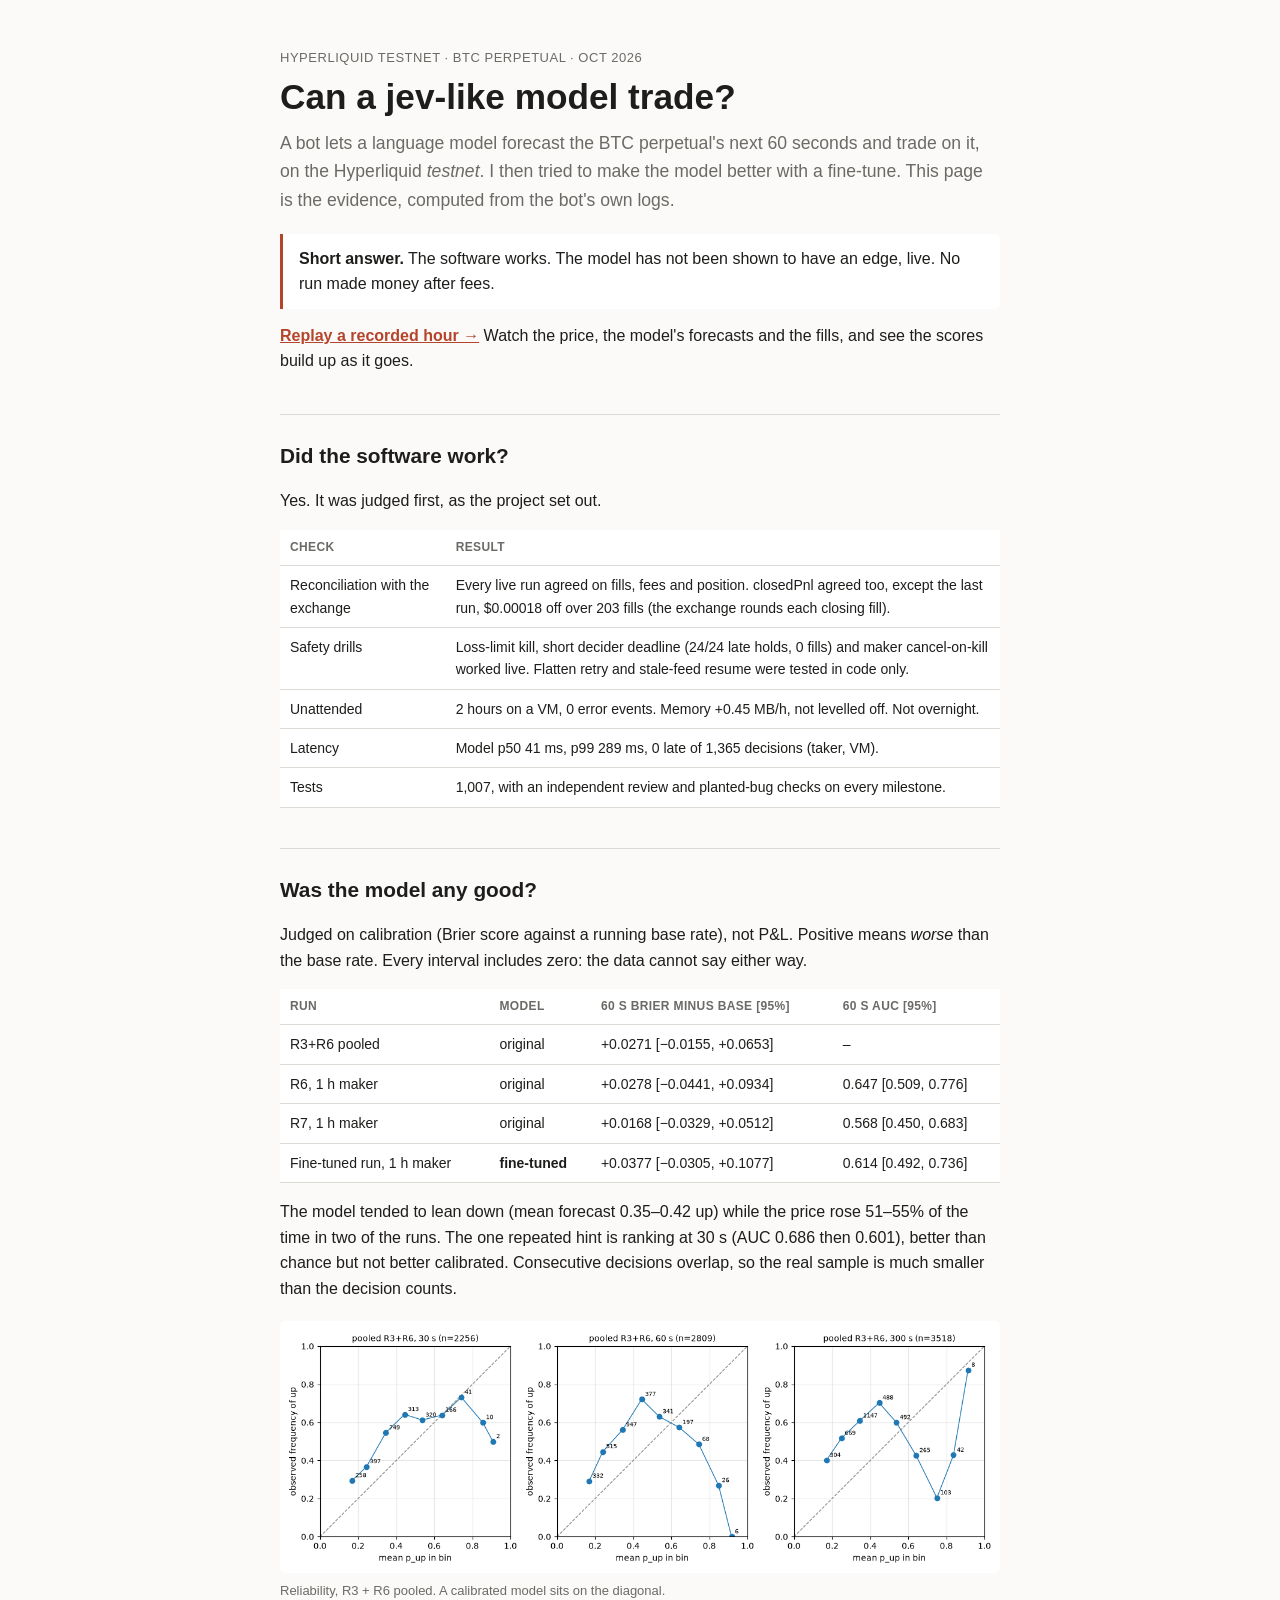
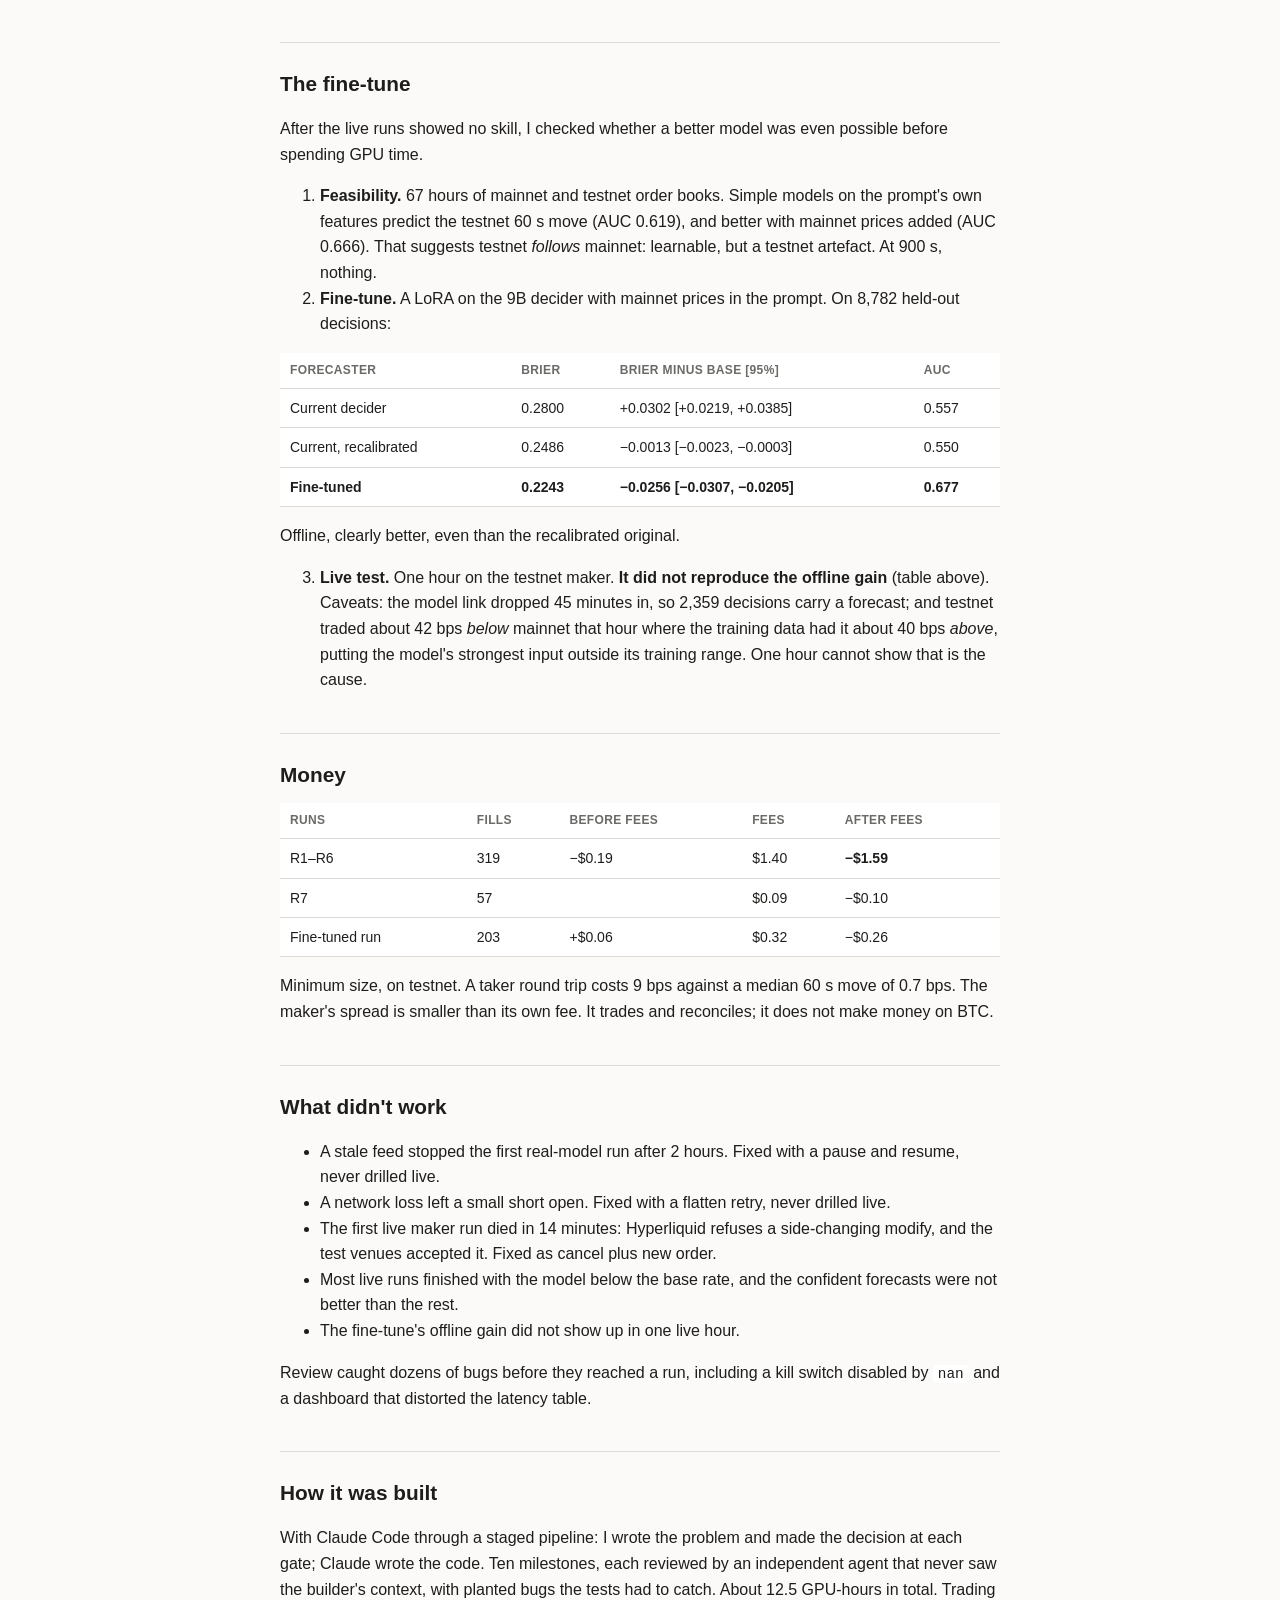
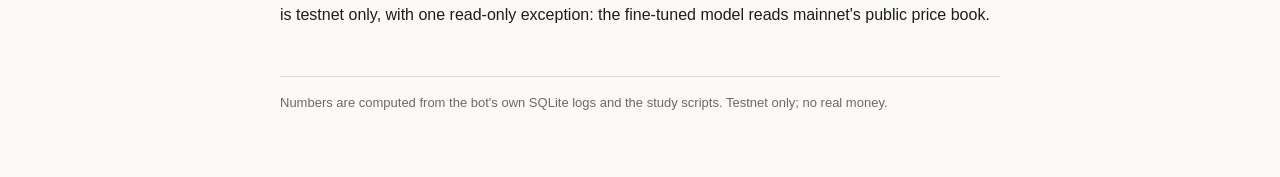
<file: site/index.html>
<!DOCTYPE html>
<html lang="en"><head><meta charset="utf-8"><meta name="viewport" content="width=device-width,initial-scale=1">
<title>Can a jev-like model trade? Hyperliquid testnet results</title>
<meta name="description" content="A bot lets a language model trade the BTC perpetual on the Hyperliquid testnet. The software works; the model has not been shown to have an edge.">
<style>
:root{color-scheme:light dark;--bg:#fbfaf8;--fg:#1d1d1b;--mut:#6b6a66;--line:#dcdad4;--card:#fff;--acc:#b4442a}
@media(prefers-color-scheme:dark){:root{--bg:#161614;--fg:#ecebe6;--mut:#9a988f;--line:#34332f;--card:#1e1e1b;--acc:#e8805f}}
*{box-sizing:border-box}
body{margin:0;background:var(--bg);color:var(--fg);font:16px/1.6 -apple-system,BlinkMacSystemFont,"Segoe UI",Roboto,sans-serif}
main{max-width:760px;margin:0 auto;padding:48px 20px 64px}
.kicker{color:var(--mut);font-size:13px;letter-spacing:.04em;text-transform:uppercase;margin:0 0 8px}
h1{font-size:2.2rem;line-height:1.15;margin:0 0 12px}
h2{font-size:1.3rem;margin:40px 0 8px;padding-top:24px;border-top:1px solid var(--line)}
.lede{font-size:1.1rem;color:var(--mut);margin:0 0 20px}
.verdict{border-left:3px solid var(--acc);background:var(--card);padding:12px 16px;border-radius:0 6px 6px 0}
table{width:100%;border-collapse:collapse;font-size:14px;margin:12px 0;background:var(--card)}
th,td{text-align:left;padding:8px 10px;border-bottom:1px solid var(--line);vertical-align:top}
th{font-weight:600;color:var(--mut);font-size:12px;text-transform:uppercase;letter-spacing:.03em}
td:not(:first-child){font-variant-numeric:tabular-nums}
figure{margin:20px 0}
img{max-width:100%;height:auto;border-radius:6px;background:#fff}
figcaption,footer{color:var(--mut);font-size:13px}
footer{margin-top:48px;padding-top:16px;border-top:1px solid var(--line)}
code{font-size:.9em;background:var(--card);padding:1px 5px;border-radius:4px}
@media(max-width:560px){table{font-size:13px}h1{font-size:1.8rem}}
</style></head><body><main>
<header>
<p class="kicker">Hyperliquid testnet &middot; BTC perpetual &middot; Oct 2026</p>
<h1>Can a jev-like model trade?</h1>
<p class="lede">A bot lets a language model forecast the BTC perpetual's next 60 seconds and trade on it, on the Hyperliquid <em>testnet</em>. I then tried to make the model better with a fine-tune. This page is the evidence, computed from the bot's own logs.</p>
<div class="verdict"><strong>Short answer.</strong> The software works. The model has not been shown to have an edge, live. No run made money after fees.</div>
<p style="margin:14px 0 0"><a href="replay.html" style="font-weight:600;color:var(--acc)">Replay a recorded hour &rarr;</a> Watch the price, the model's forecasts and the fills, and see the scores build up as it goes.</p>
</header>

<section>
<h2>Did the software work?</h2>
<p>Yes. It was judged first, as the project set out.</p>
<table>
<tr><th>Check</th><th>Result</th></tr>
<tr><td>Reconciliation with the exchange</td><td>Every live run agreed on fills, fees and position. closedPnl agreed too, except the last run, $0.00018 off over 203 fills (the exchange rounds each closing fill).</td></tr>
<tr><td>Safety drills</td><td>Loss-limit kill, short decider deadline (24/24 late holds, 0 fills) and maker cancel-on-kill worked live. Flatten retry and stale-feed resume were tested in code only.</td></tr>
<tr><td>Unattended</td><td>2 hours on a VM, 0 error events. Memory +0.45&nbsp;MB/h, not levelled off. Not overnight.</td></tr>
<tr><td>Latency</td><td>Model p50 41&nbsp;ms, p99 289&nbsp;ms, 0 late of 1,365 decisions (taker, VM).</td></tr>
<tr><td>Tests</td><td>1,007, with an independent review and planted-bug checks on every milestone.</td></tr>
</table>
</section>

<section>
<h2>Was the model any good?</h2>
<p>Judged on calibration (Brier score against a running base rate), not P&amp;L. Positive means <em>worse</em> than the base rate. Every interval includes zero: the data cannot say either way.</p>
<table>
<tr><th>Run</th><th>Model</th><th>60&nbsp;s Brier minus base [95%]</th><th>60&nbsp;s AUC [95%]</th></tr>
<tr><td>R3+R6 pooled</td><td>original</td><td>+0.0271 [&minus;0.0155, +0.0653]</td><td>&ndash;</td></tr>
<tr><td>R6, 1&nbsp;h maker</td><td>original</td><td>+0.0278 [&minus;0.0441, +0.0934]</td><td>0.647 [0.509, 0.776]</td></tr>
<tr><td>R7, 1&nbsp;h maker</td><td>original</td><td>+0.0168 [&minus;0.0329, +0.0512]</td><td>0.568 [0.450, 0.683]</td></tr>
<tr><td>Fine-tuned run, 1&nbsp;h maker</td><td><strong>fine-tuned</strong></td><td>+0.0377 [&minus;0.0305, +0.1077]</td><td>0.614 [0.492, 0.736]</td></tr>
</table>
<p>The model tended to lean down (mean forecast 0.35&ndash;0.42 up) while the price rose 51&ndash;55% of the time in two of the runs. The one repeated hint is ranking at 30&nbsp;s (AUC 0.686 then 0.601), better than chance but not better calibrated. Consecutive decisions overlap, so the real sample is much smaller than the decision counts.</p>
<figure><img src="img/reliability_pooled.png" alt="Reliability curve pooled over runs R3 and R6"><figcaption>Reliability, R3 + R6 pooled. A calibrated model sits on the diagonal.</figcaption></figure>
</section>

<section>
<h2>The fine-tune</h2>
<p>After the live runs showed no skill, I checked whether a better model was even possible before spending GPU time.</p>
<ol>
<li><strong>Feasibility.</strong> 67 hours of mainnet and testnet order books. Simple models on the prompt's own features predict the testnet 60&nbsp;s move (AUC 0.619), and better with mainnet prices added (AUC 0.666). That suggests testnet <em>follows</em> mainnet: learnable, but a testnet artefact. At 900&nbsp;s, nothing.</li>
<li><strong>Fine-tune.</strong> A LoRA on the 9B decider with mainnet prices in the prompt. On 8,782 held-out decisions:</li>
</ol>
<table>
<tr><th>Forecaster</th><th>Brier</th><th>Brier minus base [95%]</th><th>AUC</th></tr>
<tr><td>Current decider</td><td>0.2800</td><td>+0.0302 [+0.0219, +0.0385]</td><td>0.557</td></tr>
<tr><td>Current, recalibrated</td><td>0.2486</td><td>&minus;0.0013 [&minus;0.0023, &minus;0.0003]</td><td>0.550</td></tr>
<tr><td><strong>Fine-tuned</strong></td><td><strong>0.2243</strong></td><td><strong>&minus;0.0256 [&minus;0.0307, &minus;0.0205]</strong></td><td><strong>0.677</strong></td></tr>
</table>
<p>Offline, clearly better, even than the recalibrated original.</p>
<ol start="3">
<li><strong>Live test.</strong> One hour on the testnet maker. <strong>It did not reproduce the offline gain</strong> (table above). Caveats: the model link dropped 45 minutes in, so 2,359 decisions carry a forecast; and testnet traded about 42&nbsp;bps <em>below</em> mainnet that hour where the training data had it about 40&nbsp;bps <em>above</em>, putting the model's strongest input outside its training range. One hour cannot show that is the cause.</li>
</ol>
</section>

<section>
<h2>Money</h2>
<table>
<tr><th>Runs</th><th>Fills</th><th>Before fees</th><th>Fees</th><th>After fees</th></tr>
<tr><td>R1&ndash;R6</td><td>319</td><td>&minus;$0.19</td><td>$1.40</td><td><strong>&minus;$1.59</strong></td></tr>
<tr><td>R7</td><td>57</td><td></td><td>$0.09</td><td>&minus;$0.10</td></tr>
<tr><td>Fine-tuned run</td><td>203</td><td>+$0.06</td><td>$0.32</td><td>&minus;$0.26</td></tr>
</table>
<p>Minimum size, on testnet. A taker round trip costs 9&nbsp;bps against a median 60&nbsp;s move of 0.7&nbsp;bps. The maker's spread is smaller than its own fee. It trades and reconciles; it does not make money on BTC.</p>
</section>

<section>
<h2>What didn't work</h2>
<ul>
<li>A stale feed stopped the first real-model run after 2 hours. Fixed with a pause and resume, never drilled live.</li>
<li>A network loss left a small short open. Fixed with a flatten retry, never drilled live.</li>
<li>The first live maker run died in 14 minutes: Hyperliquid refuses a side-changing modify, and the test venues accepted it. Fixed as cancel plus new order.</li>
<li>Most live runs finished with the model below the base rate, and the confident forecasts were not better than the rest.</li>
<li>The fine-tune's offline gain did not show up in one live hour.</li>
</ul>
<p>Review caught dozens of bugs before they reached a run, including a kill switch disabled by <code>nan</code> and a dashboard that distorted the latency table.</p>
</section>

<section>
<h2>How it was built</h2>
<p>With Claude Code through a staged pipeline: I wrote the problem and made the decision at each gate; Claude wrote the code. Ten milestones, each reviewed by an independent agent that never saw the builder's context, with planted bugs the tests had to catch. About 12.5 GPU-hours in total. Trading is testnet only, with one read-only exception: the fine-tuned model reads mainnet's public price book.</p>
</section>

<footer>Numbers are computed from the bot's own SQLite logs and the study scripts. Testnet only; no real money.</footer>
</main></body></html>
</file>
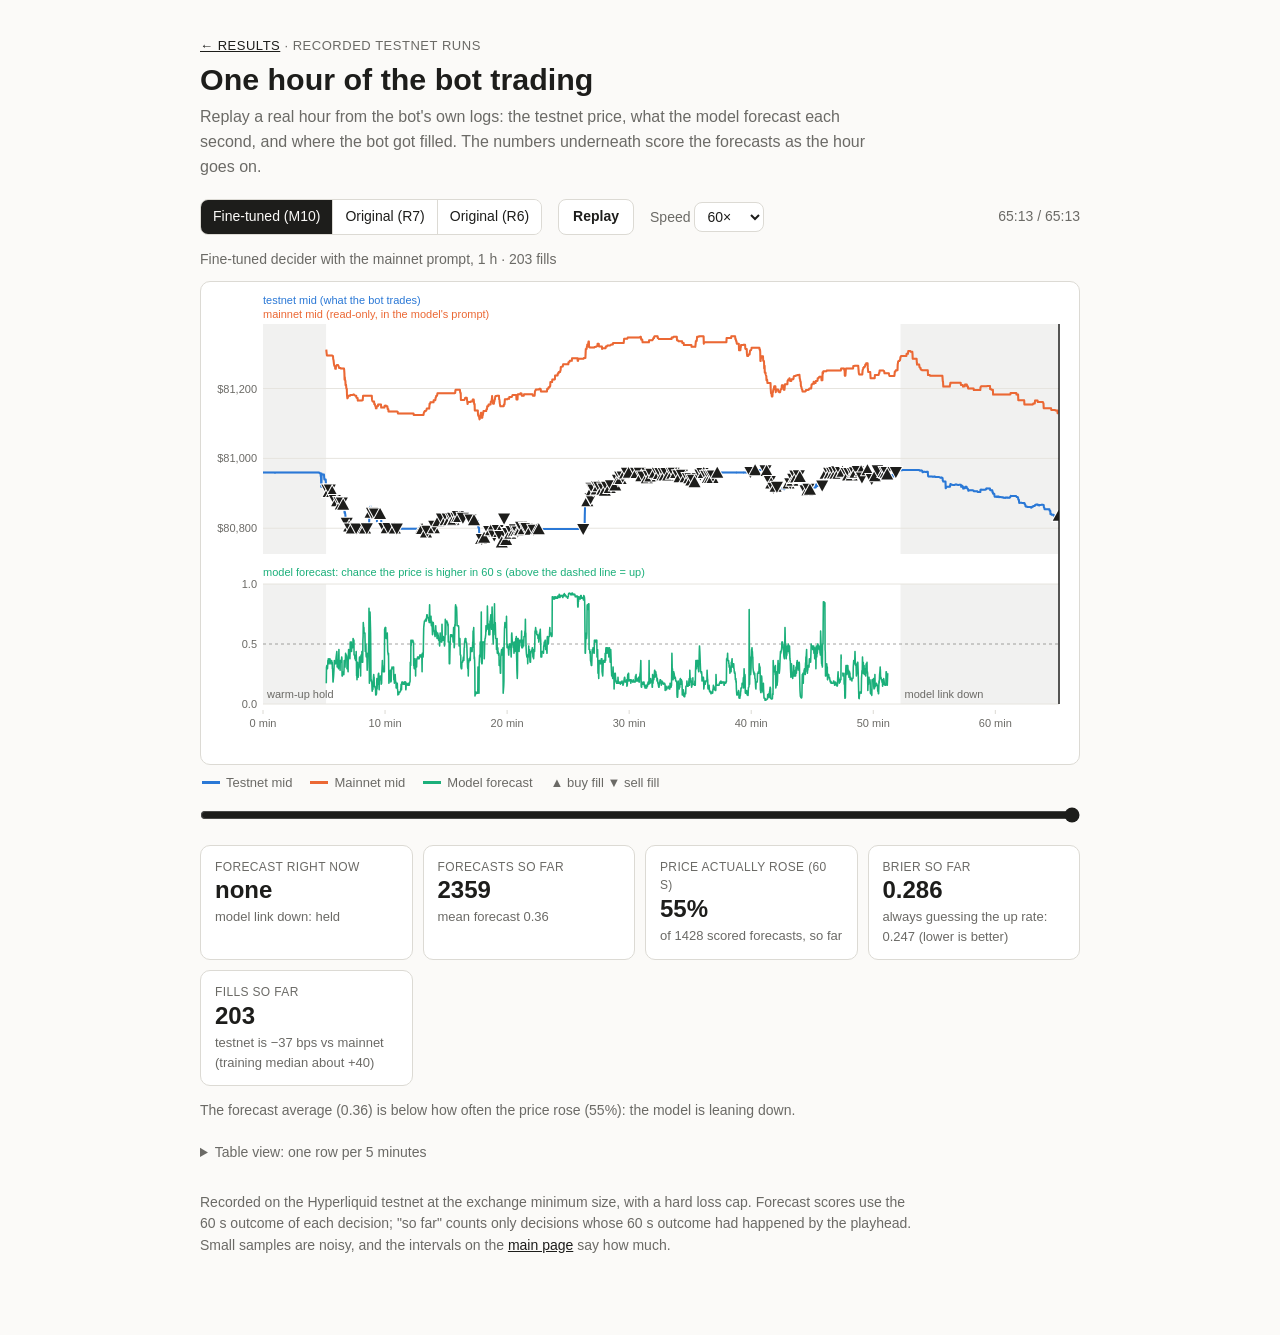
<file: site/replay.html>
<!DOCTYPE html>
<html lang="en"><head><meta charset="utf-8"><meta name="viewport" content="width=device-width,initial-scale=1">
<title>Replay: one hour of the bot trading, with the model's forecasts</title>
<meta name="description" content="Replay three recorded one-hour testnet runs: price, the model's forecast, fills, and how the forecasts scored as the hour went on.">
<style>
:root{color-scheme:light dark;--bg:#fbfaf8;--fg:#1d1d1b;--mut:#6b6a66;--line:#dcdad4;--card:#fff;--acc:#b4442a;
  --s1:#2a78d6;--s2:#eb6834;--s3:#1baf7a;--grid:#e6e4de;--shade:rgba(120,120,110,.10)}
@media(prefers-color-scheme:dark){:root{--bg:#161614;--fg:#ecebe6;--mut:#9a988f;--line:#34332f;--card:#1e1e1b;--acc:#e8805f;
  --s1:#3987e5;--s2:#d95926;--s3:#199e70;--grid:#2b2a27;--shade:rgba(200,200,190,.07)}}
*{box-sizing:border-box}
body{margin:0;background:var(--bg);color:var(--fg);font:16px/1.55 -apple-system,BlinkMacSystemFont,"Segoe UI",Roboto,sans-serif}
main{max-width:920px;margin:0 auto;padding:36px 20px 64px}
a{color:var(--fg)}
.kicker{color:var(--mut);font-size:13px;letter-spacing:.04em;text-transform:uppercase;margin:0 0 6px}
h1{font-size:1.9rem;line-height:1.15;margin:0 0 8px}
.lede{color:var(--mut);margin:0 0 20px;max-width:680px}
.bar{display:flex;flex-wrap:wrap;gap:10px 16px;align-items:center;margin:0 0 14px}
.seg{display:inline-flex;border:1px solid var(--line);border-radius:8px;overflow:hidden}
.seg button{all:unset;cursor:pointer;padding:6px 12px;font-size:14px;border-right:1px solid var(--line);background:var(--card)}
.seg button:last-child{border-right:0}
.seg button[aria-pressed=true]{background:var(--fg);color:var(--bg)}
.seg button:focus-visible,.play:focus-visible,select:focus-visible,input[type=range]:focus-visible{outline:2px solid var(--s1);outline-offset:2px}
.play{all:unset;cursor:pointer;padding:6px 14px;border:1px solid var(--line);border-radius:8px;background:var(--card);font-size:14px;font-weight:600}
select{font:inherit;font-size:14px;padding:5px 8px;border:1px solid var(--line);border-radius:8px;background:var(--card);color:var(--fg)}
.clock{font-variant-numeric:tabular-nums;color:var(--mut);font-size:14px;margin-left:auto}
.desc{color:var(--mut);font-size:14px;margin:0 0 10px}
.chart{position:relative;background:var(--card);border:1px solid var(--line);border-radius:10px;padding:8px 6px 4px}
svg{display:block;width:100%;height:auto;touch-action:pan-y}
svg text{font-size:11px;fill:var(--mut);font-family:inherit}
.t-s1{fill:var(--s1)!important}.t-s2{fill:var(--s2)!important}.t-s3{fill:var(--s3)!important}
.grid{stroke:var(--grid);stroke-width:1}
.axis{stroke:var(--line);stroke-width:1}
.ref{stroke:var(--mut);stroke-width:1;stroke-dasharray:3 3;opacity:.6}
.l1{fill:none;stroke:var(--s1);stroke-width:2;stroke-linejoin:round}
.l2{fill:none;stroke:var(--s2);stroke-width:2;stroke-linejoin:round}
.l3{fill:none;stroke:var(--s3);stroke-width:1.5;stroke-linejoin:round}
.ghost{opacity:.2}
.mk{fill:var(--fg);stroke:var(--card);stroke-width:2;paint-order:stroke}
.hair{stroke:var(--mut);stroke-width:1}
.head{stroke:var(--fg);stroke-width:1.5}
.shade{fill:var(--shade)}
.tip{position:absolute;pointer-events:none;background:var(--card);border:1px solid var(--line);border-radius:8px;padding:8px 10px;font-size:13px;line-height:1.45;box-shadow:0 4px 14px rgba(0,0,0,.12);min-width:190px;display:none;z-index:2}
.tip b{font-variant-numeric:tabular-nums}
.tip .k{display:inline-block;width:14px;height:0;border-top:2.5px solid;vertical-align:middle;margin-right:6px}
.tip .sub{color:var(--mut)}
input[type=range]{width:100%;margin:14px 0 4px;accent-color:var(--fg)}
.cards{display:grid;grid-template-columns:repeat(auto-fit,minmax(190px,1fr));gap:10px;margin:14px 0}
.card{background:var(--card);border:1px solid var(--line);border-radius:10px;padding:12px 14px}
.card .n{font-size:1.5rem;font-weight:650;font-variant-numeric:tabular-nums;line-height:1.2}
.card .l{color:var(--mut);font-size:12px;text-transform:uppercase;letter-spacing:.03em}
.card .s{color:var(--mut);font-size:13px;margin-top:2px}
.pbar{height:8px;border-radius:4px;background:var(--grid);margin:8px 0 4px;position:relative;overflow:hidden}
.pbar i{position:absolute;left:0;top:0;bottom:0;background:var(--s3);border-radius:4px}
.pbar u{position:absolute;left:50%;top:-2px;bottom:-2px;width:1px;background:var(--mut)}
.note{color:var(--mut);font-size:14px;max-width:720px}
.legend{display:flex;flex-wrap:wrap;gap:6px 18px;font-size:13px;color:var(--mut);margin:8px 2px 0}
.legend span{display:inline-flex;align-items:center;gap:6px}
.legend .k{display:inline-block;width:18px;border-top:3px solid}
details{margin-top:20px}
summary{cursor:pointer;color:var(--mut);font-size:14px}
table{width:100%;border-collapse:collapse;font-size:13px;margin-top:8px;background:var(--card);font-variant-numeric:tabular-nums}
th,td{text-align:right;padding:5px 8px;border-bottom:1px solid var(--line)}
th:first-child,td:first-child{text-align:left}
th{color:var(--mut);font-weight:600;font-size:12px}
.err{color:var(--acc)}
@media(max-width:560px){h1{font-size:1.6rem}.clock{margin-left:0}}
@media(prefers-reduced-motion:reduce){*{transition:none!important}}
</style></head><body><main>
<p class="kicker"><a href="./">&larr; results</a> &middot; recorded testnet runs</p>
<h1>One hour of the bot trading</h1>
<p class="lede">Replay a real hour from the bot's own logs: the testnet price, what the model forecast each second, and where the bot got filled. The numbers underneath score the forecasts as the hour goes on.</p>

<div class="bar">
  <div class="seg" role="group" aria-label="Choose a run" id="runs"></div>
  <button class="play" id="play" type="button">Replay</button>
  <label class="note" style="font-size:14px">Speed <select id="speed"><option value="30">30&times;</option><option value="60" selected>60&times;</option><option value="120">120&times;</option><option value="300">300&times;</option></select></label>
  <span class="clock" id="clock" aria-live="off"></span>
</div>
<p class="desc" id="desc"></p>

<div class="chart" id="chart">
  <svg id="svg" role="img" aria-label="Price and forecast replay. Use the slider below or the table at the end of the page."></svg>
  <div class="tip" id="tip"></div>
</div>
<div class="legend" id="legend"></div>
<input type="range" id="scrub" min="0" max="100" step="1" value="100" aria-label="Time in the run, seconds">

<div class="cards" id="cards"></div>
<p class="note" id="reading"></p>

<details><summary>Table view: one row per 5 minutes</summary><div id="table"></div></details>
<p class="note" style="margin-top:28px">Recorded on the Hyperliquid testnet at the exchange minimum size, with a hard loss cap. Forecast scores use the 60 s outcome of each decision; "so far" counts only decisions whose 60 s outcome had happened by the playhead. Small samples are noisy, and the intervals on the <a href="./">main page</a> say how much.</p>
</main>
<script>
"use strict";
const RUNS=[
 {key:"ft",label:"Fine-tuned (M10)"},
 {key:"r7",label:"Original (R7)"},
 {key:"r6",label:"Original (R6)"}];
const WHY={signal:"quote on the model's side",capped:"position cap: quote on the other side",late:"late answer: held",invalid:"model link down: held",warmup:"warm-up: held"};
const $=id=>document.getElementById(id);
const svg=$("svg"),tip=$("tip"),scrub=$("scrub"),NS="http://www.w3.org/2000/svg";
const cache={};let D=null,now=0,playing=false,speed=60,raf=0,last=0,G=null,pre=null;

function fmtT(s){s=Math.max(0,Math.round(s));return String(Math.floor(s/60)).padStart(2,"0")+":"+String(s%60).padStart(2,"0")}
function fmtP(v){return "$"+v.toLocaleString("en-US",{maximumFractionDigits:0})}
function sgn(v,d){return (v>0?"+":v<0?"−":"")+Math.abs(v).toFixed(d)}
function bs(arr,x){let lo=0,hi=arr.length;while(lo<hi){const m=(lo+hi)>>1;if(arr[m]<=x)lo=m+1;else hi=m}return lo} // count of elements <= x

function prep(d){
  const n=d.t.length,P=new Array(n+1).fill(0),SP=new Array(n+1).fill(0),Y=new Array(n+1).fill(0),SY=new Array(n+1).fill(0),B=new Array(n+1).fill(0);
  let gaps=[];
  for(let i=0;i<n;i++){
    const p=d.p[i],y=d.y[i],ok=p!==null&&y!==null&&y!==undefined;
    P[i+1]=P[i]+(p!==null?1:0);SP[i+1]=SP[i]+(p!==null?p:0);
    Y[i+1]=Y[i]+(ok?1:0);SY[i+1]=SY[i]+(ok?y:0);B[i+1]=B[i]+(ok?(p-y)*(p-y):0);
  }
  // spans of a dead model link (>= 30 s of "invalid") and warm-up
  let s=null;
  for(let i=0;i<n;i++){
    const inv=d.why[i]==="invalid";
    if(inv&&s===null)s=d.t[i];
    if((!inv||i===n-1)&&s!==null){const e=inv?d.t[i]:d.t[i-1];if(e-s>=30)gaps.push([s,e,"model link down"]);s=null}
  }
  let wu=-1;for(let i=0;i<n;i++)if(d.why[i]==="warmup")wu=d.t[i];
  if(wu>0)gaps.unshift([0,wu,"warm-up hold"]);
  return {P,SP,Y,SY,B,gaps,ft:bs(d.fills.map(f=>f[0]),1e9)}
}

function layout(){
  const w=Math.max(320,Math.min(900,$("chart").clientWidth-12));
  const small=w<520, ml=small?44:56, mr=14;
  const H=small?420:470, pt=34, ph=small?190:230, ft=pt+ph+30, fh=small?110:120, ax=ft+fh+6;
  const vals=D.mid.concat(D.mm.filter(v=>v!==null));
  let lo=Math.min(...vals),hi=Math.max(...vals);const pad=(hi-lo)*.06||1;lo-=pad;hi+=pad;
  G={w,H,ml,mr,pt,ph,ft,fh,ax,lo,hi,dur:D.seconds,
     x:t=>ml+t/D.seconds*(w-ml-mr),
     yp:v=>pt+(1-(v-lo)/(hi-lo))*ph,
     yf:p=>ft+(1-p)*fh};
  svg.setAttribute("viewBox",`0 0 ${w} ${H}`);
  draw();
}
function path(ts,vs,y,brk){let s="",pen=false,pt=-1e9;
  for(let i=0;i<ts.length;i++){const v=vs[i];
    if(v===null||ts[i]-pt>brk){pen=false}
    if(v===null){continue}
    s+=(pen?"L":"M")+G.x(ts[i]).toFixed(1)+" "+y(v).toFixed(1);pen=true;pt=ts[i]}
  return s}
function el(t,a,txt){const e=document.createElementNS(NS,t);for(const k in a)e.setAttribute(k,a[k]);if(txt!==undefined)e.textContent=txt;return e}

function draw(){
  svg.replaceChildren();
  const {w,H,ml,mr,pt,ph,ft,fh,ax,lo,hi}=G, xr=w-mr;
  const defs=el("defs",{});const cp=el("clipPath",{id:"rev"});cp.appendChild(el("rect",{id:"revr",x:0,y:0,width:0,height:H}));defs.appendChild(cp);svg.appendChild(defs);
  // shaded spans
  for(const [a,b,l] of pre.gaps){
    svg.appendChild(el("rect",{class:"shade",x:G.x(a),y:pt,width:Math.max(1,G.x(b)-G.x(a)),height:ph}));
    svg.appendChild(el("rect",{class:"shade",x:G.x(a),y:ft,width:Math.max(1,G.x(b)-G.x(a)),height:fh}));
    svg.appendChild(el("text",{x:G.x(a)+4,y:ft+fh-6},l));
  }
  // price grid + labels
  const step=niceStep((hi-lo)/4);
  for(let v=Math.ceil(lo/step)*step;v<hi;v+=step){const y=G.yp(v);
    svg.appendChild(el("line",{class:"grid",x1:ml,x2:xr,y1:y,y2:y}));
    svg.appendChild(el("text",{x:ml-6,y:y+4,"text-anchor":"end"},fmtP(v)))}
  // forecast grid
  for(const p of [0,.5,1]){const y=G.yf(p);
    svg.appendChild(el("line",{class:p===.5?"ref":"grid",x1:ml,x2:xr,y1:y,y2:y}));
    svg.appendChild(el("text",{x:ml-6,y:y+4,"text-anchor":"end"},p.toFixed(1)))}
  svg.appendChild(el("text",{x:ml,y:ft-8,class:"t-s3"},"model forecast: chance the price is higher in 60 s (above the dashed line = up)"));
  // x axis
  for(let m=0;m*60<=D.seconds;m+=10){const x=G.x(m*60);
    svg.appendChild(el("line",{class:"axis",x1:x,x2:x,y1:ax,y2:ax+4}));
    svg.appendChild(el("text",{x,y:ax+17,"text-anchor":x>w-26?"end":"middle"},m+" min"))}
  // series: faint ghost of the whole run, bright copy clipped to the playhead
  const L1=path(D.t,D.mid,G.yp,5),L2=D.mm.some(v=>v!==null)?path(D.t,D.mm,G.yp,5):"",L3=path(D.t,D.p,G.yf,5);
  const mk=(cls)=>{const g=el("g",cls==="ghost"?{class:"ghost"}:{"clip-path":"url(#rev)"});
    g.appendChild(el("path",{class:"l1",d:L1}));
    if(L2)g.appendChild(el("path",{class:"l2",d:L2}));
    g.appendChild(el("path",{class:"l3",d:L3}));
    if(cls!=="ghost")for(const f of D.fills){const x=G.x(f[0]),y=G.yp(f[2]),u=f[1]==="b";
      g.appendChild(el("path",{class:"mk",d:u?`M${x} ${y-6}L${x+6} ${y+5}L${x-6} ${y+5}Z`:`M${x} ${y+6}L${x+6} ${y-5}L${x-6} ${y-5}Z`}))}
    return g};
  svg.appendChild(mk("ghost"));svg.appendChild(mk("live"));
  // direct labels at the left of the price panel
  svg.appendChild(el("text",{x:ml,y:14,class:"t-s1"},"testnet mid (what the bot trades)"));
  if(L2)svg.appendChild(el("text",{x:ml,y:28,class:"t-s2"},"mainnet mid (read-only, in the model's prompt)"));
  // playhead + hover
  svg.appendChild(el("line",{id:"head",class:"head",x1:0,x2:0,y1:pt,y2:ft+fh}));
  svg.appendChild(el("line",{id:"hair",class:"hair",x1:0,x2:0,y1:pt,y2:ft+fh,style:"display:none"}));
  // legend (HTML)
  const lg=$("legend");lg.replaceChildren();
  const add=(c,t,sty)=>{const s=document.createElement("span");const k=document.createElement("i");k.className="k";k.style.borderColor=c;if(sty)k.style.borderTopWidth=sty;s.appendChild(k);s.appendChild(document.createTextNode(t));lg.appendChild(s)};
  add("var(--s1)","Testnet mid");if(L2)add("var(--s2)","Mainnet mid");add("var(--s3)","Model forecast");
  const m=document.createElement("span");m.textContent="▲ buy fill   ▼ sell fill";lg.appendChild(m);
  $("svg").setAttribute("height",H);
  update();
}
function niceStep(r){const p=Math.pow(10,Math.floor(Math.log10(r))),f=r/p;return (f<1.5?1:f<3.5?2:f<7.5?5:10)*p}

function update(){
  const x=G.x(now);
  $("revr").setAttribute("width",x);
  const h=$("head");h.setAttribute("x1",x);h.setAttribute("x2",x);
  scrub.value=Math.round(now);$("clock").textContent=fmtT(now)+" / "+fmtT(D.seconds);
  const i=Math.max(0,bs(D.t,now)-1);
  const done=bs(D.t,now-60);          // decisions whose 60 s outcome has happened
  const nf=pre.P[i+1],mp=nf?pre.SP[i+1]/nf:null;
  const ny=pre.Y[done],ur=ny?pre.SY[done]/ny:null,br=ny?pre.B[done]/ny:null,base=ny?ur*(1-ur):null;
  const fills=bs(D.fills.map(f=>f[0]),now);
  const c=$("cards");c.replaceChildren();
  const card=(l,n,s,extra)=>{const d=document.createElement("div");d.className="card";
    const a=document.createElement("div");a.className="l";a.textContent=l;const b=document.createElement("div");b.className="n";b.textContent=n;const e=document.createElement("div");e.className="s";e.textContent=s;
    d.append(a,b,e);if(extra)d.insertBefore(extra,e);c.appendChild(d)};
  // now
  const p=D.p[i];let pb=null;
  if(p!==null){pb=document.createElement("div");pb.className="pbar";const f=document.createElement("i");f.style.width=(p*100).toFixed(0)+"%";const u=document.createElement("u");pb.append(f,u)}
  card("Forecast right now",p===null?"none":p.toFixed(2),(WHY[D.why[i]]||D.why[i])+(D.a[i]==="b"?" (bid)":D.a[i]==="s"?" (ask)":""),pb);
  card("Forecasts so far",String(nf),nf?`mean forecast ${mp.toFixed(2)}`:"waiting");
  card("Price actually rose (60 s)",ur===null?"–":(ur*100).toFixed(0)+"%",ny?`of ${ny} scored forecasts, so far`:"no outcomes yet");
  card("Brier so far",br===null?"–":br.toFixed(3),ny?`always guessing the up rate: ${base.toFixed(3)} (lower is better)`:"scored after 60 s");
  card("Fills so far",String(fills),D.key==="ft"&&D.gap[i]!==null?`testnet is ${sgn(D.gap[i],0)} bps vs mainnet (training median about +40)`:"exchange minimum size");
  const first=(mp!==null&&ur!==null)?(mp<ur-0.05?`The forecast average (${mp.toFixed(2)}) is below how often the price rose (${(ur*100).toFixed(0)}%): the model is leaning down.`:`The forecast average (${mp.toFixed(2)}) is close to how often the price rose (${(ur*100).toFixed(0)}%).`):"";
  $("reading").textContent=first;
}

function tipAt(cx,cy){
  const r=svg.getBoundingClientRect(),vx=(cx-r.left)*G.w/r.width;
  const t=(vx-G.ml)/(G.w-G.ml-G.mr)*G.dur;
  const hair=$("hair");
  if(t<0||t>now||vx<G.ml){tip.style.display="none";hair.style.display="none";return}
  const i=Math.max(0,bs(D.t,t)-1),x=G.x(D.t[i]);
  hair.setAttribute("x1",x);hair.setAttribute("x2",x);hair.style.display="";
  tip.replaceChildren();
  const row=(c,lbl,val,sub)=>{const d=document.createElement("div");
    if(c){const k=document.createElement("span");k.className="k";k.style.borderColor=c;d.appendChild(k)}
    const b=document.createElement("b");b.textContent=val;d.appendChild(b);
    const s=document.createElement("span");s.className="sub";s.textContent=" "+lbl+(sub?" "+sub:"");d.appendChild(s);tip.appendChild(d)};
  const h=document.createElement("div");h.className="sub";h.textContent=fmtT(D.t[i])+" into the run";tip.appendChild(h);
  row("var(--s1)","testnet mid",fmtP(D.mid[i]));
  if(D.mm[i]!==null)row("var(--s2)","mainnet mid",fmtP(D.mm[i]),"("+sgn(D.gap[i],0)+" bps gap)");
  row("var(--s3)","forecast",D.p[i]===null?"none":D.p[i].toFixed(2),"("+(WHY[D.why[i]]||D.why[i])+")");
  if(D.y[i]!==null&&D.y[i]!==undefined&&D.t[i]+60<=now)row(null,"60 s later:",D.y[i]?"price rose":"price fell");
  tip.style.display="block";
  const cr=$("chart").getBoundingClientRect();let lx=cx-cr.left+14;if(lx+210>cr.width)lx=cx-cr.left-210;
  tip.style.left=Math.max(4,lx)+"px";tip.style.top=Math.max(4,cy-cr.top-70)+"px";
}
svg.addEventListener("pointermove",e=>tipAt(e.clientX,e.clientY));
svg.addEventListener("pointerleave",()=>{tip.style.display="none";const h=$("hair");if(h)h.style.display="none"});

function table(){
  const T=document.createElement("table");
  const hd=document.createElement("tr");for(const h of ["Minute","Forecasts","Mean forecast","Price rose (60 s)","Fills"]){const c=document.createElement("th");c.textContent=h;hd.appendChild(c)}T.appendChild(hd);
  for(let m=0;m*60<D.seconds;m+=5){
    const a=bs(D.t,m*60-1e-6),b=bs(D.t,(m+5)*60-1e-6);let n=0,sp=0,ny=0,sy=0;
    for(let i=a;i<b;i++){if(D.p[i]!==null){n++;sp+=D.p[i]}if(D.y[i]!==null&&D.y[i]!==undefined){ny++;sy+=D.y[i]}}
    const f=D.fills.filter(x=>x[0]>=m*60&&x[0]<(m+5)*60).length;
    const r=document.createElement("tr");
    for(const v of [m+"–"+(m+5),n,n?(sp/n).toFixed(2):"–",ny?(sy/ny*100).toFixed(0)+"%":"–",f]){const c=document.createElement("td");c.textContent=String(v);r.appendChild(c)}
    T.appendChild(r)}
  $("table").replaceChildren(T)}

async function load(key){
  stop();
  if(!cache[key]){try{const r=await fetch("data/"+key+".json");if(!r.ok)throw new Error(r.status);cache[key]=await r.json()}
    catch(e){$("reading").textContent="Could not load the run data ("+e.message+").";$("reading").className="note err";return}}
  D=cache[key];pre=prep(D);const t0=+new URLSearchParams(location.search).get("t");now=t0>0&&t0<D.seconds?t0:D.seconds;
  scrub.max=D.seconds;
  $("desc").textContent=D.desc+" · "+D.fills.length+" fills";
  for(const b of $("runs").children)b.setAttribute("aria-pressed",b.dataset.key===key?"true":"false");
  layout();table();
}
function stop(){playing=false;cancelAnimationFrame(raf);$("play").textContent="Replay"}
function tick(ts){if(!playing)return;const dt=(ts-last)/1000;last=ts;now=Math.min(D.seconds,now+dt*speed);update();
  if(now>=D.seconds){stop();return}raf=requestAnimationFrame(tick)}
$("play").addEventListener("click",()=>{
  if(playing){stop();return}
  if(now>=D.seconds-1)now=0;playing=true;$("play").textContent="Pause";last=performance.now();raf=requestAnimationFrame(tick)});
scrub.addEventListener("input",()=>{if(playing)stop();now=+scrub.value;update()});
$("speed").addEventListener("change",e=>{speed=+e.target.value});
for(const r of RUNS){const b=document.createElement("button");b.type="button";b.textContent=r.label;b.dataset.key=r.key;b.setAttribute("aria-pressed","false");b.addEventListener("click",()=>load(r.key));$("runs").appendChild(b)}
new ResizeObserver(()=>{if(D)layout()}).observe($("chart"));
const q=new URLSearchParams(location.search).get("run");load(RUNS.some(r=>r.key===q)?q:"ft");
</script></body></html>
</file>
